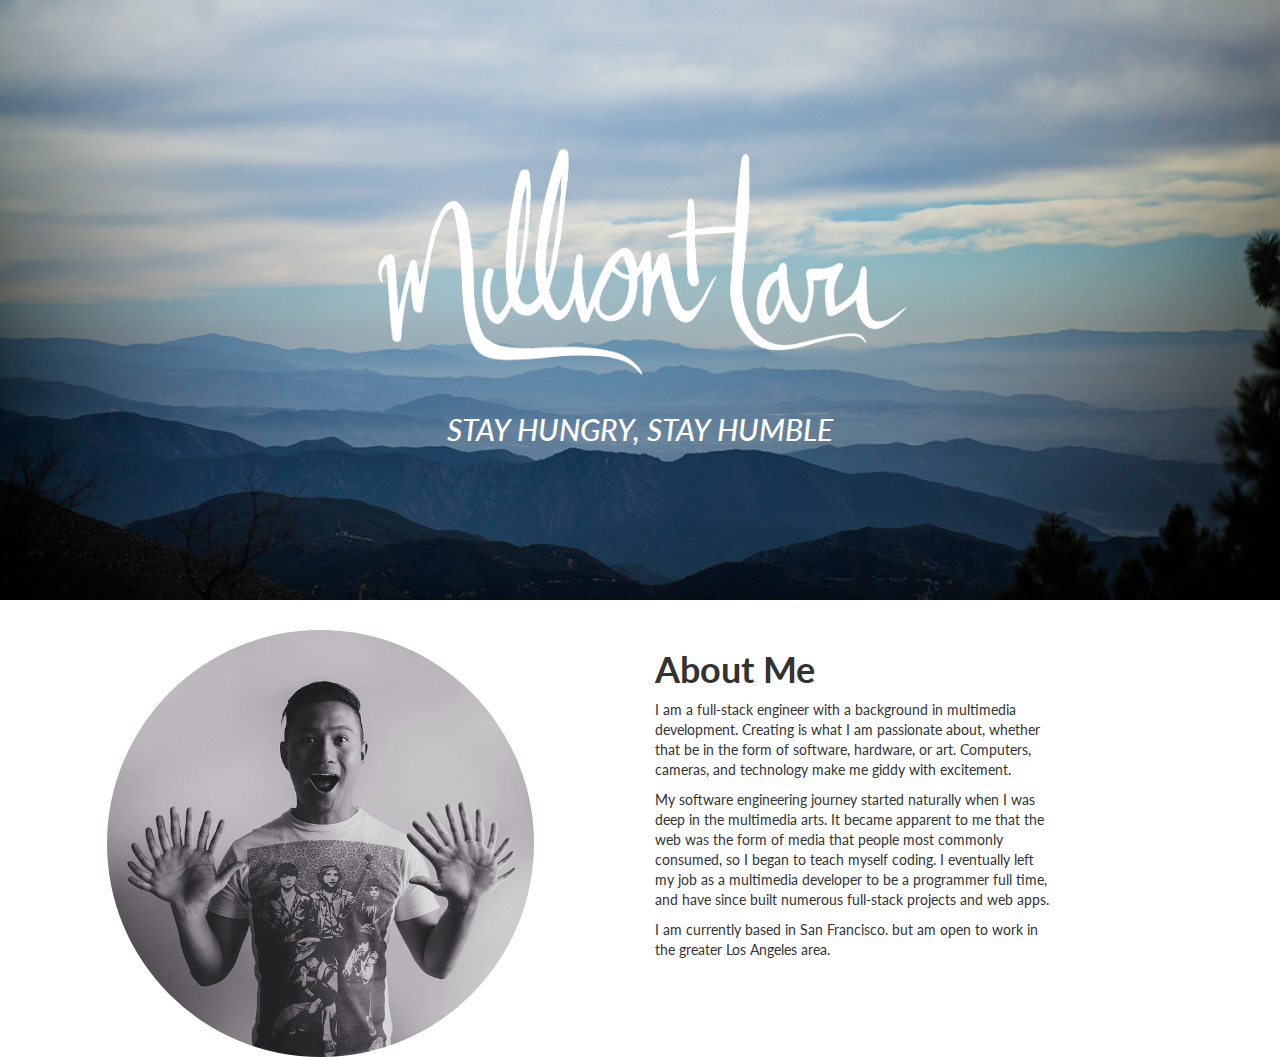
<file: index.html>
<!DOCTYPE html>
<html lang="en">
<head>
  <meta charset="UTF-8">
  <title>Millionhari</title>
  <link href='http://fonts.googleapis.com/css?family=Lato:400,700,900,900italic' rel='stylesheet' type='text/css'>
  <link rel="stylesheet" href="styles/styles.css">
  <link rel="stylesheet" href="https://maxcdn.bootstrapcdn.com/bootstrap/3.3.4/css/bootstrap.min.css">
</head>
<body>
  <div class="jumbotron header-jumbo">
    <img class="header-logo" src="./img/millionharilogo.png" alt="Millionhari">
    <h2>STAY HUNGRY, STAY HUMBLE</h2>
  </div>
  <div class="row about-me">
    <div class="col-md-6 about-me-left">
      <img src="./img/mike.jpg" alt="Mike">
    </div>
    <div class="col-md-4 about-me-right">
      <h1>About Me</h1>
      <p>
        I am a full-stack engineer with a background in multimedia development. Creating is what I am passionate about, whether that be in the form of software, hardware, or art. Computers, cameras, and technology make me giddy with excitement.
      </p>
      <p>
        My software engineering journey started naturally when I was deep in the multimedia arts. It became apparent to me that the web was the form of media that people most commonly consumed, so I began to teach myself coding. I eventually left my job as a multimedia developer to be a programmer full time, and have since built numerous full-stack projects and web apps.
      </p>
      <p>
        I am currently based in San Francisco. but am open to work in the greater Los Angeles area.
      </p>
    </div>
    <div class="col-md-2"></div>
  </div>
</body>
</html>
</file>
<file: styles/styles.css>
body {
  font-family: 'Lato', sans-serif !important;
}

.row {
  margin: 0 !important;
  text-align: center;
}

h1 {
  font-weight: 700 !important;
}

.header-jumbo {
  font-weight: 700;
  font-style: italic;
  height: 600px;
  text-align: center;
  background-image: url('../img/mountainbanner.jpg');
  background-size: cover;
  margin: 0;
  left: 0;
  right: 0;
  top: 0;
  bottom: 0;
  position: relative;
  padding-top: 10% !important;
}

.header-jumbo h2 {
  color: white;
}

.header-logo {
  width: 45%;
}

.about-me-right {
  text-align: left;
}

.about-me-left img {
  width: 70%;
  border-radius: 50%;
}
</file>
